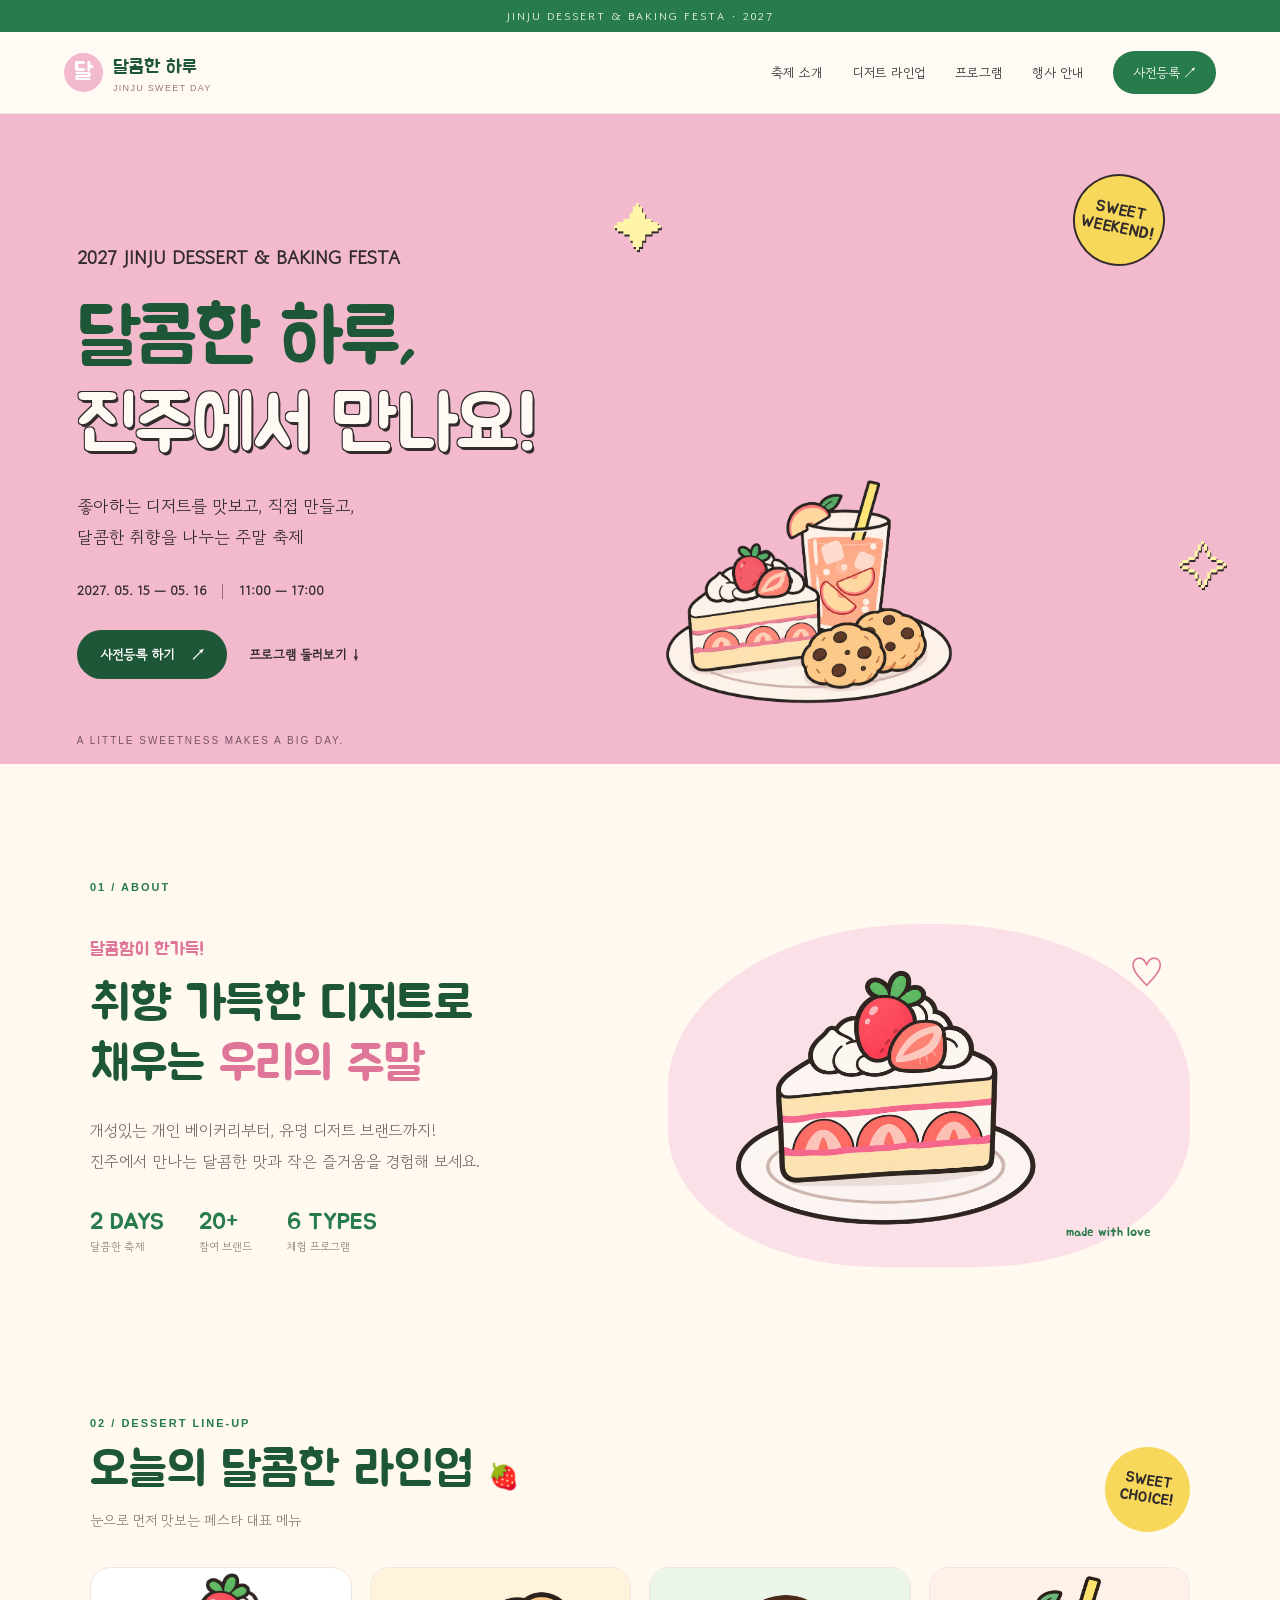
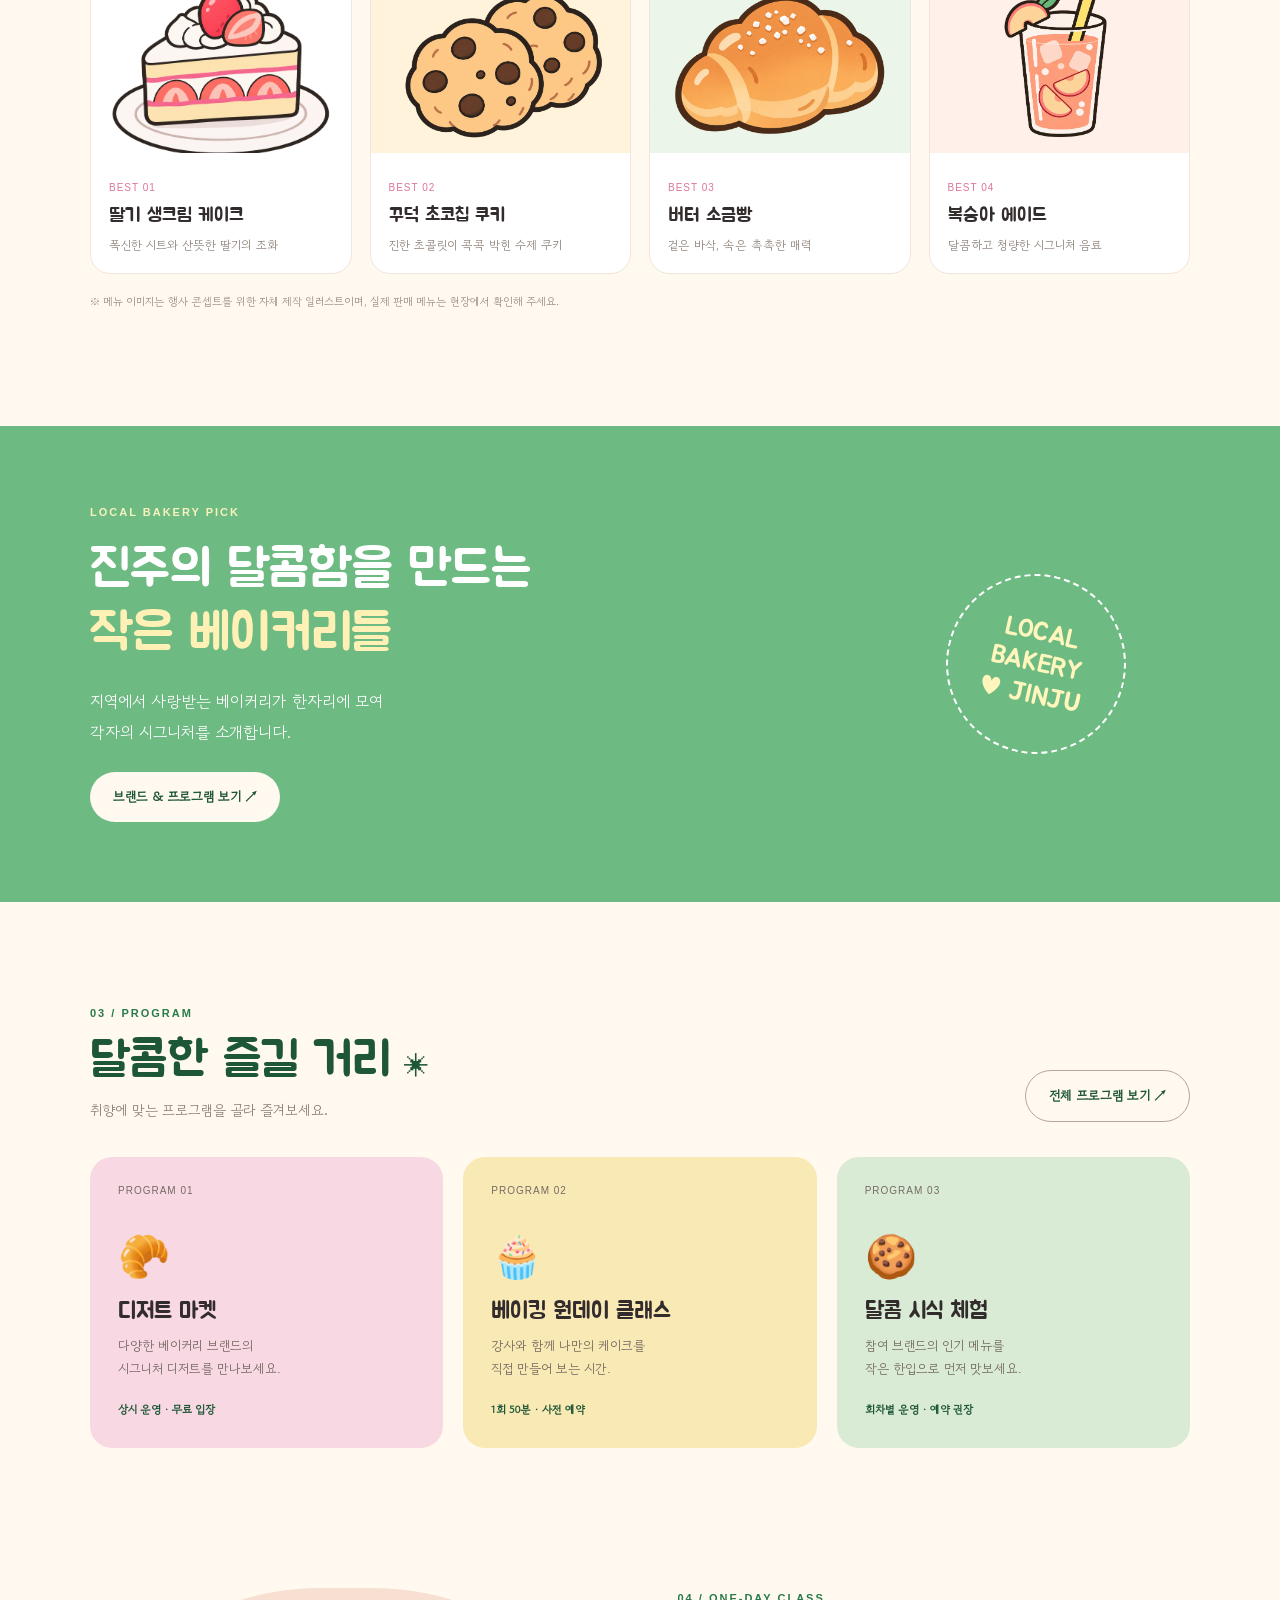
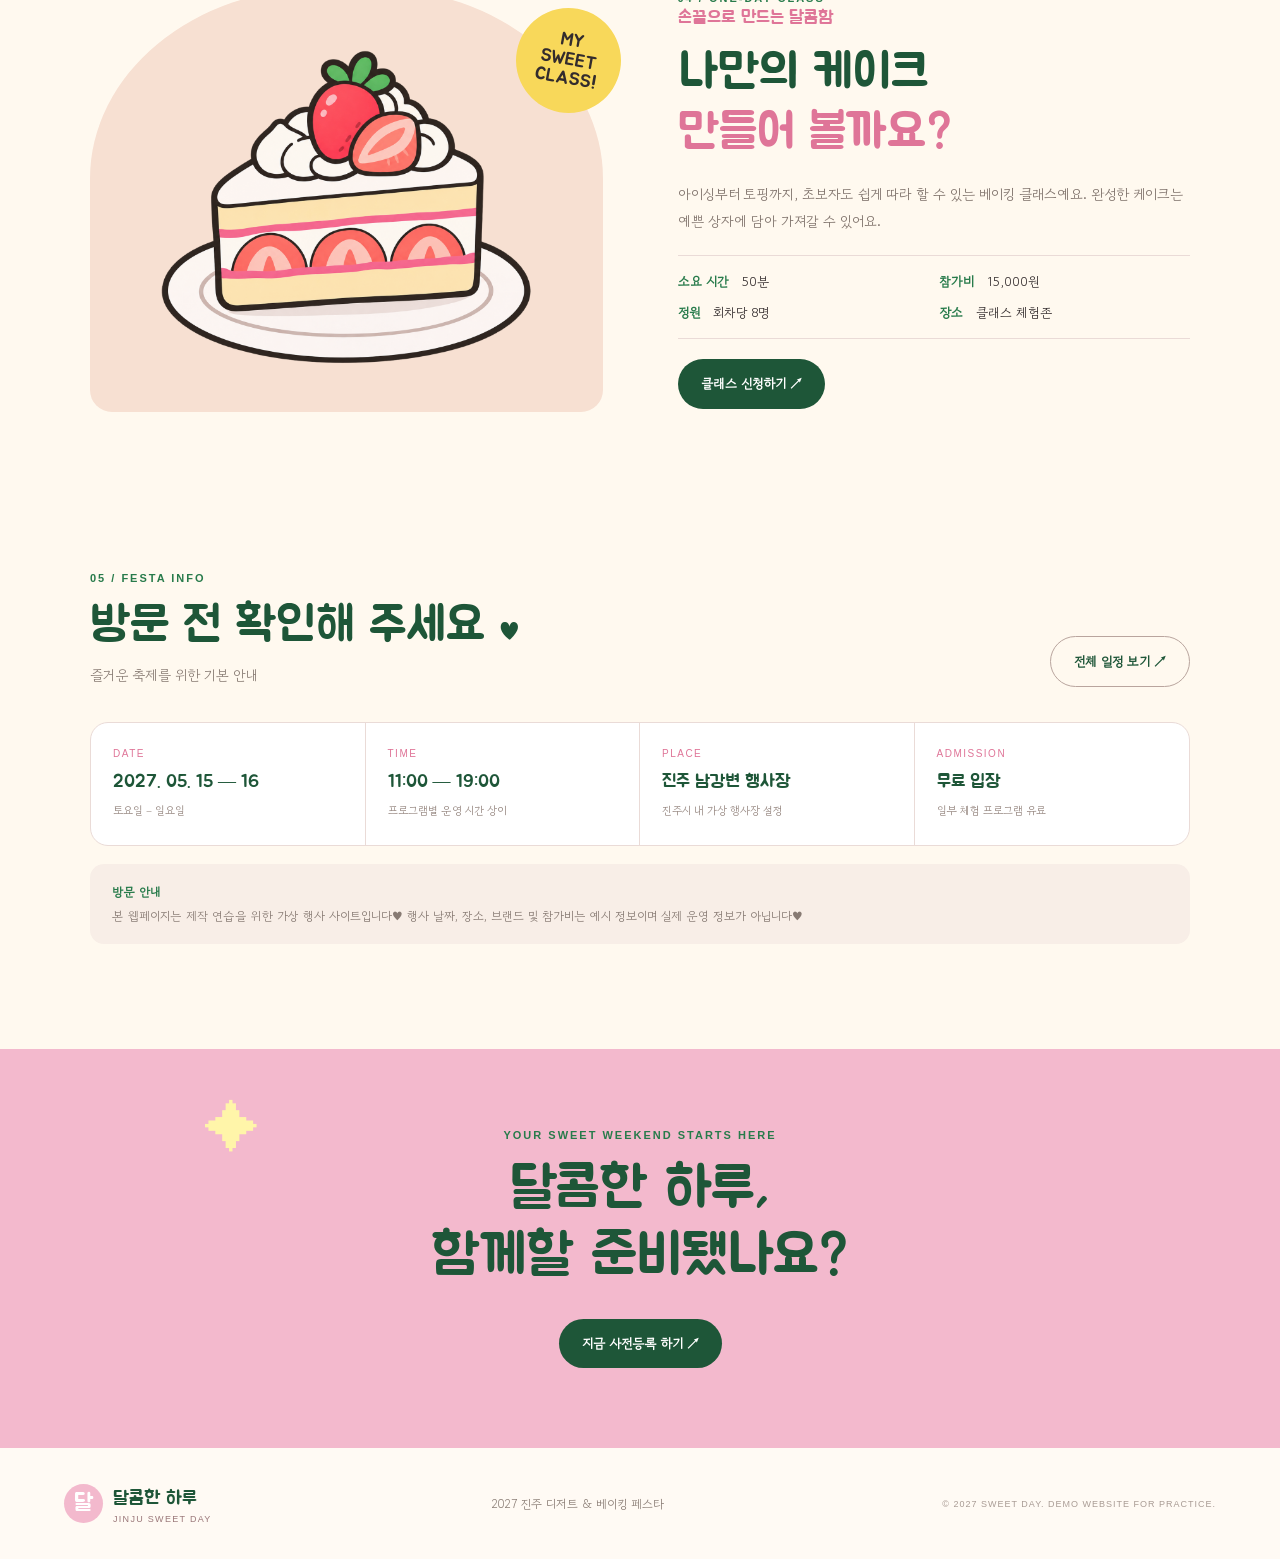
<file: index.html>
<!DOCTYPE html>
<html lang="ko">
<head>
  <meta charset="UTF-8">
  <meta name="viewport" content="width=device-width, initial-scale=1.0">
  <meta name="description" content="진주 달콤한 하루, 디저트 & 베이킹 페스타 안내 및 사전 신청">
  <title>달콤한 하루 | 진주 디저트 & 베이킹 페스타</title>
  <link rel="stylesheet" href="css/style.css">
  <script src="js/main.js" defer></script>
</head>
<body>
  <div class="top-note">JINJU DESSERT & BAKING FESTA · 2027</div>
  <header class="site-header">
    <a class="brand" href="#home" aria-label="달콤한 하루 홈"><span class="brand-mark">달</span><span>달콤한 하루<small>JINJU SWEET DAY</small></span></a>
    <button class="menu-toggle" aria-label="메뉴 열기" aria-expanded="false">☰</button>
    <nav class="nav">
      <a href="#about">축제 소개</a><a href="#lineup">디저트 라인업</a><a href="#program">프로그램</a><a href="#visit">행사 안내</a>
      <a class="nav-apply" href="registration.html">사전등록 ↗</a>
    </nav>
  </header>

  <main>
    <section class="hero" id="home">
      <div class="hero-spark spark-one">✦</div><div class="hero-spark spark-two">✧</div>
      <div class="hero-copy">
        <p class="eyebrow"><h3>2027 JINJU DESSERT & BAKING FESTA</p>
        <h1>달콤한 하루,<br><span>진주에서 만나요!</span></h1>
        <p class="hero-desc">좋아하는 디저트를 맛보고, 직접 만들고,<br>달콤한 취향을 나누는 주말 축제</p>
        <div class="hero-meta"><span>2027. 05. 15 — 05. 16</span><i></i><span>11:00 — 17:00</span></div>
        <div class="hero-actions"><a class="btn btn-dark" href="registration.html">사전등록 하기 <b>↗</b></a><a class="text-link" href="#program">프로그램 둘러보기 ↓</a></div>
      </div>
      <div class="hero-art"><img src="assets/hero-desserts.png" alt="케이크와 타르트, 와플, 음료 일러스트"></div>
      <div class="hero-sticker">SWEET<br>WEEKEND!</div>
      <div class="hero-bottom">A LITTLE SWEETNESS MAKES A BIG DAY.</div>
    </section>

    <section class="intro section-wrap" id="about">
      <div class="section-label">01 / ABOUT</div>
      <div class="intro-content"><p class="kicker">달콤함이 한가득!</p><h2>취향 가득한 디저트로<br>채우는 <em>우리의 주말</em></h2><p>개성있는 개인 베이커리부터, 유명 디저트 브랜드까지!<br>진주에서 만나는 달콤한 맛과 작은 즐거움을 경험해 보세요.</p>
      <div class="intro-facts"><div><b>2 DAYS</b><span>달콤한 축제</span></div><div><b>20+</b><span>참여 브랜드</span></div><div><b>6 TYPES</b><span>체험 프로그램</span></div></div></div>
      <div class="intro-doodle"><span>♡</span><img src="assets/cake.png" alt="딸기 케이크 일러스트"><small>made with love</small></div>
    </section>

    <section class="lineup section-wrap" id="lineup">
      <div class="section-heading"><div><div class="section-label">02 / DESSERT LINE-UP</div><h2>오늘의 달콤한 라인업 <span>🍓</span></h2><p>눈으로 먼저 맛보는 페스타 대표 메뉴</p></div><span class="round-note">SWEET<br>CHOICE!</span></div>
      <div class="dessert-grid">
        <article class="dessert-card"><img src="assets/cake.png" alt="딸기 생크림 케이크"><div class="card-info"><span>BEST 01</span><h3>딸기 생크림 케이크</h3><p>폭신한 시트와 산뜻한 딸기의 조화</p></div></article>
        <article class="dessert-card"><img src="assets/cookie.jpg" alt="초코칩 쿠키"><div class="card-info"><span>BEST 02</span><h3>꾸덕 초코칩 쿠키</h3><p>진한 초콜릿이 콕콕 박힌 수제 쿠키</p></div></article>
        <article class="dessert-card"><img src="assets/bread.jpg" alt="버터 소금빵"><div class="card-info"><span>BEST 03</span><h3>버터 소금빵</h3><p>겉은 바삭, 속은 촉촉한 매력</p></div></article>
        <article class="dessert-card"><img src="assets/drink.jpg" alt="복숭아 에이드"><div class="card-info"><span>BEST 04</span><h3>복숭아 에이드</h3><p>달콤하고 청량한 시그니처 음료</p></div></article>
      </div>
      <p class="small-notice">※ 메뉴 이미지는 행사 콘셉트를 위한 자체 제작 일러스트이며, 실제 판매 메뉴는 현장에서 확인해 주세요.</p>
    </section>

    <section class="bakery-band">
      <div class="band-inner"><div class="section-label">LOCAL BAKERY PICK</div><h2>진주의 달콤함을 만드는<br><em>작은 베이커리들</em></h2><p>지역에서 사랑받는 베이커리가 한자리에 모여<br>각자의 시그니처를 소개합니다.</p><a href="#program" class="btn btn-light">브랜드 & 프로그램 보기 ↗</a></div>
      <div class="band-stamp">LOCAL<br>BAKERY<br>♥ JINJU</div>
    </section>

    <section class="program section-wrap" id="program">
      <div class="section-heading"><div><div class="section-label">03 / PROGRAM</div><h2>달콤한 즐길 거리 <span>✳</span></h2><p>취향에 맞는 프로그램을 골라 즐겨보세요.</p></div><button class="btn btn-outline" data-modal="programModal">전체 프로그램 보기 ↗</button></div>
      <div class="program-grid">
        <article class="program-card pink"><div class="program-no">PROGRAM 01</div><div class="program-emoji">🥐</div><h3>디저트 마켓</h3><p>다양한 베이커리 브랜드의<br>시그니처 디저트를 만나보세요.</p><span>상시 운영 · 무료 입장</span></article>
        <article class="program-card yellow"><div class="program-no">PROGRAM 02</div><div class="program-emoji">🧁</div><h3>베이킹 원데이 클래스</h3><p>강사와 함께 나만의 케이크를<br>직접 만들어 보는 시간.</p><span>1회 50분 · 사전 예약</span></article>
        <article class="program-card green"><div class="program-no">PROGRAM 03</div><div class="program-emoji">🍪</div><h3>달콤 시식 체험</h3><p>참여 브랜드의 인기 메뉴를<br>작은 한입으로 먼저 맛보세요.</p><span>회차별 운영 · 예약 권장</span></article>
      </div>
    </section>

    <section class="class-section section-wrap">
      <div class="class-visual"><img src="assets/cake.png" alt="케이크 만들기 일러스트"><span class="class-bubble">MY<br>SWEET<br>CLASS!</span></div>
      <div class="class-copy"><div class="section-label">04 / ONE-DAY CLASS</div><p class="kicker">손끝으로 만드는 달콤함</p><h2>나만의 케이크<br><em>만들어 볼까요?</em></h2><p>아이싱부터 토핑까지, 초보자도 쉽게 따라 할 수 있는 베이킹 클래스예요. 완성한 케이크는 예쁜 상자에 담아 가져갈 수 있어요.</p><ul><li><b>소요 시간</b> 50분</li><li><b>참가비</b> 15,000원</li><li><b>정원</b> 회차당 8명</li><li><b>장소</b> 클래스 체험존</li></ul><a class="btn btn-dark" href="registration.html#class">클래스 신청하기 ↗</a></div>
    </section>

    <section class="schedule section-wrap" id="visit">
      <div class="section-heading"><div><div class="section-label">05 / FESTA INFO</div><h2>방문 전 확인해 주세요 <span>♥</span></h2><p>즐거운 축제를 위한 기본 안내</p></div><button class="btn btn-outline" data-modal="scheduleModal">전체 일정 보기 ↗</button></div>
      <div class="info-grid">
        <div class="info-item"><span>DATE</span><b>2027. 05. 15 — 16</b><small>토요일 – 일요일</small></div>
        <div class="info-item"><span>TIME</span><b>11:00 — 19:00</b><small>프로그램별 운영 시간 상이</small></div>
        <div class="info-item"><span>PLACE</span><b>진주 남강변 행사장</b><small>진주시 내 가상 행사장 설정</small></div>
        <div class="info-item"><span>ADMISSION</span><b>무료 입장</b><small>일부 체험 프로그램 유료</small></div>
      </div>
      <div class="notice-box"><b>방문 안내</b><p>본 웹페이지는 제작 연습을 위한 가상 행사 사이트입니다♥ 행사 날짜, 장소, 브랜드 및 참가비는 예시 정보이며 실제 운영 정보가 아닙니다♥</p></div>
    </section>

    <section class="cta-section"><div class="cta-spark">✦</div><p>YOUR SWEET WEEKEND STARTS HERE</p><h2>달콤한 하루,<br>함께할 준비됐나요?</h2><a class="btn btn-dark" href="registration.html">지금 사전등록 하기 ↗</a></section>
  </main>

  <footer class="footer"><a class="brand" href="#home"><span class="brand-mark">달</span><span>달콤한 하루<small>JINJU SWEET DAY</small></span></a><p>2027 진주 디저트 & 베이킹 페스타</p><small>© 2027 SWEET DAY. DEMO WEBSITE FOR PRACTICE.</small></footer>

  <!-- 전체 일정 팝업 -->
  <div class="modal" id="scheduleModal" aria-hidden="true"><div class="modal-backdrop" data-close></div><div class="modal-panel"><button class="modal-close" data-close aria-label="닫기">×</button><div class="section-label">FESTA SCHEDULE</div><h2>전체 일정 보기</h2><div class="day-tabs"><button class="day-tab active" data-day="day1">5월 15일 (토)</button><button class="day-tab" data-day="day2">5월 16일 (일)</button></div><div class="schedule-list" id="scheduleList"></div></div></div>

  <!-- 전체 프로그램 팝업 -->
  <div class="modal" id="programModal" aria-hidden="true"><div class="modal-backdrop" data-close></div><div class="modal-panel"><button class="modal-close" data-close aria-label="닫기">×</button><div class="section-label">ALL PROGRAMS</div><h2>전체 프로그램</h2><div class="all-programs">
    <article><b>01 · 디저트 마켓</b><span>11:00–17:00 / 상시 운영</span><p>지역 베이커리와 디저트 브랜드의 판매 부스</p></article>
    <article><b>02 · 베이킹 원데이 클래스</b><span>12:00 / 14:00 / 16:00</span><p>나만의 컵케이크 만들기, 회차당 10명</p></article>
    <article><b>03 · 달콤 시식 체험</b><span>11:30 / 13:30 / 14:30 / 15:30</span><p>참여 브랜드의 대표 메뉴 시식, 회차당 100명</p></article>
    <article><b>04 · 스탬프 투어</b><span>11:00–18:00</span><p>마켓 부스 5곳 방문하고 기념 굿즈 받기</p></article>
    <article><b>05 · 버스킹 공연</b><span>13:00 / 16:00</span><p>남강변에서 즐기는 어쿠스틱 라이브</p></article>
  </div><a class="btn btn-dark modal-apply" href="registration.html">프로그램 신청하기 ↗</a></div></div>
  <script src="js/modal.js" defer></script>
</body>
</html>
</file>
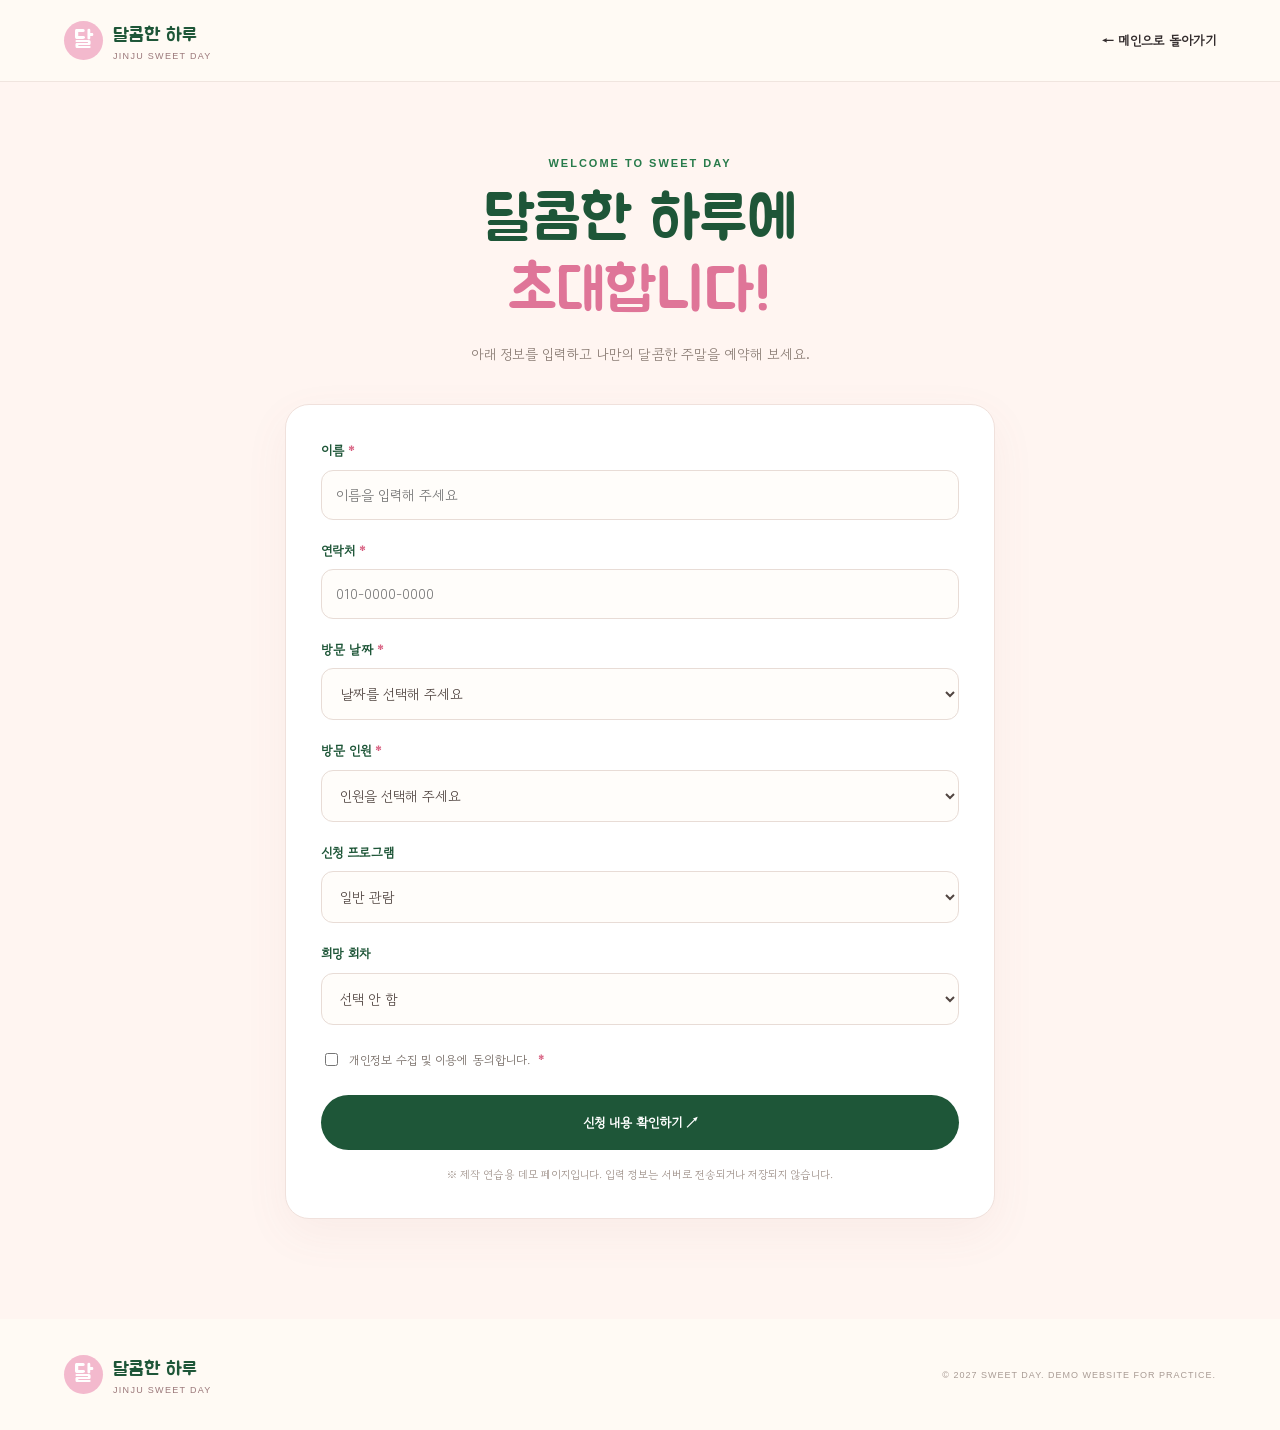
<file: registration.html>
<!DOCTYPE html>
<html lang="ko"><head><meta charset="UTF-8"><meta name="viewport" content="width=device-width, initial-scale=1.0"><title>사전등록 | 달콤한 하루</title><link rel="stylesheet" href="css/style.css"><link rel="stylesheet" href="css/registration.css"><script src="js/registration.js" defer></script></head>
<body class="registration-page">
<header class="site-header"><a class="brand" href="index.html"><span class="brand-mark">달</span><span>달콤한 하루<small>JINJU SWEET DAY</small></span></a><a class="text-link" href="index.html">← 메인으로 돌아가기</a></header>
<main class="registration-wrap">
  <div class="registration-heading"><div class="section-label">WELCOME TO SWEET DAY</div><h1>달콤한 하루에<br><em>초대합니다!</em></h1><p>아래 정보를 입력하고 나만의 달콤한 주말을 예약해 보세요.</p></div>
  <form id="registrationForm" class="registration-form">
    <div class="form-row"><label for="name">이름 <b>*</b></label><input id="name" name="name" type="text" placeholder="이름을 입력해 주세요" required></div>
    <div class="form-row"><label for="phone">연락처 <b>*</b></label><input id="phone" name="phone" type="tel" placeholder="010-0000-0000" pattern="01[016789]-?[0-9]{3,4}-?[0-9]{4}" required></div>
    <div class="form-row"><label for="visitDate">방문 날짜 <b>*</b></label><select id="visitDate" name="visitDate" required><option value="">날짜를 선택해 주세요</option><option>5월 15일 (토)</option><option>5월 16일 (일)</option></select></div>
    <div class="form-row"><label for="people">방문 인원 <b>*</b></label><select id="people" name="people" required><option value="">인원을 선택해 주세요</option><option>1명</option><option>2명</option><option>3명</option><option>4명</option><option>5명 이상</option></select></div>
    <div class="form-row"><label for="programChoice">신청 프로그램</label><select id="programChoice" name="programChoice"><option>일반 관람</option><option>베이킹 원데이 클래스</option><option>달콤 시식 체험</option><option>베이킹 클래스 + 시식 체험</option></select></div>
    <div class="form-row"><label for="session">희망 회차</label><select id="session" name="session"><option>선택 안 함</option><option>11:30 시식 체험</option><option>12:00 베이킹 클래스</option><option>13:30 시식 체험</option><option>14:00 베이킹 클래스</option><option>15:30 시식 체험</option><option>16:00 버스킹 공연</option></select></div>
    <label class="agree"><input type="checkbox" required> 개인정보 수집 및 이용에 동의합니다. <b>*</b></label>
    <button class="btn btn-dark submit-btn" type="submit">신청 내용 확인하기 ↗</button>
    <p class="form-note">※ 제작 연습용 데모 페이지입니다. 입력 정보는 서버로 전송되거나 저장되지 않습니다.</p>
  </form>
</main>
<div class="success-modal" id="successModal" aria-hidden="true"><div class="success-card"><div class="success-icon">✓</div><h2>신청이 접수되었어요!</h2><p id="successMessage">달콤한 하루에서 만나요.</p><button type="button" class="btn btn-dark" id="closeSuccess">확인</button></div></div>
<footer class="footer"><a class="brand" href="index.html"><span class="brand-mark">달</span><span>달콤한 하루<small>JINJU SWEET DAY</small></span></a><small>© 2027 SWEET DAY. DEMO WEBSITE FOR PRACTICE.</small></footer>
</body></html>
</file>
<file: css/style.css>
/* 기본 설정 */
@import url('https://fonts.googleapis.com/css2?family=Gowun+Dodum&family=Jua&display=swap');
:root{--pink:#f3b9cd;--pink-deep:#df7598;--green:#287b4b;--green-dark:#1e5638;--cream:#fff9ef;--ink:#332c2d;--yellow:#f8d85a;--line:#eadbd7}
*{box-sizing:border-box}html{scroll-behavior:smooth}body{margin:0;color:var(--ink);background:var(--cream);font-family:'Gowun Dodum',sans-serif;line-height:1.65}a{color:inherit;text-decoration:none}button{font:inherit;cursor:pointer}.top-note{text-align:center;background:var(--green);color:#fff;font-size:11px;letter-spacing:2px;padding:7px}
.site-header{height:82px;padding:0 max(calc((100% - 1160px)/2),5%);display:flex;align-items:center;justify-content:space-between;background:#fffaf4;position:sticky;top:0;z-index:20;border-bottom:1px solid #f0e5df}.brand{display:flex;align-items:center;gap:10px;font-family:'Jua';font-size:19px;color:var(--green-dark)}.brand small{display:block;font:9px Arial;letter-spacing:1.3px;color:#9a7779}.brand-mark{display:grid;place-items:center;width:39px;height:39px;border-radius:50%;background:var(--pink);color:#fff;font-size:23px}.nav{display:flex;align-items:center;gap:30px;font-size:13px}.nav a:hover{color:var(--pink-deep)}.nav .nav-apply{background:var(--green);color:#fff;padding:11px 20px;border-radius:30px}.menu-toggle{display:none;border:0;background:none;font-size:24px}
.hero{min-height:650px;background:var(--pink);position:relative;overflow:hidden;padding:88px max(calc((100% - 1160px)/2),6%) 55px;display:flex;align-items:center}.hero-copy{position:relative;z-index:2;width:52%}.eyebrow,.section-label{font:700 11px Arial,sans-serif;letter-spacing:2px;color:var(--green)}h1,h2,h3,p{margin-top:0}.hero h1{font:clamp(44px,6vw,76px)/1.14 'Jua';letter-spacing:-2px;color:var(--green-dark);margin:22px 0}.hero h1 span{color:#fffaf4;text-shadow:2px 3px 0 var(--ink),-1px -1px 0 var(--ink),1px -1px 0 var(--ink),-1px 1px 0 var(--ink)}.hero-desc{font-size:17px;line-height:1.8}.hero-meta{display:flex;gap:16px;align-items:center;font-weight:bold;font-size:13px;margin:28px 0}.hero-meta i{height:15px;border-left:1px solid #9e687c}.hero-actions{display:flex;gap:22px;align-items:center}.btn{display:inline-flex;justify-content:center;align-items:center;gap:18px;padding:14px 23px;border-radius:30px;border:0;font-weight:bold;font-size:13px;transition:.2s}.btn:hover{transform:translateY(-3px)}.btn-dark{background:var(--green-dark);color:white}.btn-light{background:#fff9ef;color:var(--green-dark)}.btn-outline{background:transparent;border:1px solid #b9a59e;color:var(--green-dark)}.text-link{font-size:13px;font-weight:bold}.hero-art{position:absolute;width:55%;right:1%;bottom:30px;z-index:1}.hero-art img{width:100%;height:auto}.hero-sticker{position:absolute;right:9%;top:60px;background:var(--yellow);border:2px solid var(--ink);width:92px;height:92px;border-radius:50%;display:grid;place-items:center;text-align:center;font:16px/1.1 'Jua';transform:rotate(12deg)}.hero-spark{position:absolute;color:#fff5a9;font-size:50px;text-shadow:1px 2px var(--ink)}.spark-one{left:48%;top:70px}.spark-two{right:4%;bottom:160px}.hero-bottom{position:absolute;bottom:18px;left:6%;font:10px Arial;letter-spacing:2px;color:#795265}
.section-wrap{max-width:1160px;margin:auto;padding:105px 30px}.intro{display:grid;grid-template-columns:1fr 1fr;gap:55px;align-items:center}.intro .section-label{grid-column:1/-1;margin-bottom:-35px}.kicker{color:var(--pink-deep);font-family:'Jua';font-size:18px;margin-bottom:10px}.intro h2,.section-heading h2,.class-copy h2{font:clamp(34px,4vw,48px)/1.25 'Jua';color:var(--green-dark);margin-bottom:20px}.intro h2 em,.class-copy h2 em,.band-inner h2 em{font-style:normal;color:var(--pink-deep)}.intro-content>p:not(.kicker){color:#786d68;line-height:1.9}.intro-facts{display:flex;gap:35px;margin-top:32px}.intro-facts div{display:flex;flex-direction:column}.intro-facts b{font:23px 'Jua';color:var(--green)}.intro-facts span{font-size:11px;color:#93837b}.intro-doodle{background:#fbe0e8;border-radius:48% 48% 40% 40%;padding:24px;position:relative;text-align:center}.intro-doodle img{width:100%;max-width:360px}.intro-doodle>span{position:absolute;top:15px;right:25px;font-size:40px;color:var(--pink-deep)}.intro-doodle small{font:13px 'Jua';color:var(--green)}
.lineup{padding-top:45px}.section-heading{display:flex;justify-content:space-between;align-items:end;margin-bottom:35px}.section-heading h2{margin:12px 0 8px}.section-heading p{color:#887b73;font-size:14px;margin:0}.section-heading h2 span{font-size:25px}.round-note{width:85px;height:85px;border-radius:50%;background:var(--yellow);display:grid;place-items:center;text-align:center;font:15px/1.1 'Jua';transform:rotate(9deg)}.dessert-grid{display:grid;grid-template-columns:repeat(4,1fr);gap:18px}.dessert-card{background:white;border:1px solid #f0e5df;border-radius:20px;overflow:hidden;transition:.25s}.dessert-card:hover{transform:translateY(-6px);box-shadow:0 14px 30px #9d6d6517}.dessert-card img{display:block;width:100%;aspect-ratio:1.4;object-fit:cover}.card-info{padding:18px}.card-info span{font:10px Arial;letter-spacing:1px;color:var(--pink-deep)}.card-info h3{font:19px 'Jua';margin:7px 0}.card-info p{font-size:12px;color:#8d8079;margin:0}.small-notice{font-size:11px;color:#9b8d86;margin-top:18px}
.bakery-band{background:#6dbb82;padding:80px max(calc((100% - 1100px)/2),7%);position:relative;overflow:hidden;color:#fff}.band-inner{position:relative;z-index:1}.band-inner .section-label{color:#f9f2bd}.band-inner h2{font:clamp(36px,4vw,52px)/1.25 'Jua';margin:20px 0}.band-inner h2 em{color:#fff1b5}.band-inner p{line-height:1.9;margin-bottom:25px}.band-stamp{position:absolute;right:12%;top:50%;transform:translateY(-50%) rotate(12deg);width:180px;height:180px;border:2px dashed #fff;border-radius:50%;display:grid;place-items:center;text-align:center;font:26px/1.2 'Jua';color:#fff6bd}
.program{padding-bottom:75px}.program-grid{display:grid;grid-template-columns:repeat(3,1fr);gap:20px}.program-card{padding:28px;border-radius:22px;min-height:270px;position:relative;overflow:hidden}.program-card.pink{background:#f8d9e3}.program-card.yellow{background:#f9e9b4}.program-card.green{background:#d9ebd5}.program-no{font:10px Arial;letter-spacing:1px;color:#766b65}.program-emoji{font-size:42px;margin:22px 0 10px}.program-card h3{font:23px 'Jua';margin-bottom:8px}.program-card p{font-size:13px;color:#71655f;line-height:1.8}.program-card>span{font-size:11px;color:var(--green-dark);font-weight:bold}
.class-section{display:grid;grid-template-columns:1fr 1fr;gap:75px;align-items:center;padding-top:65px}.class-visual{background:#f7e0d2;border-radius:45% 45% 22px 22px;padding:35px;position:relative}.class-visual img{width:100%;display:block}.class-bubble{position:absolute;right:-18px;top:20px;width:105px;height:105px;border-radius:50%;background:var(--yellow);display:grid;place-items:center;text-align:center;font:18px/1.05 'Jua';transform:rotate(10deg)}.class-copy h2{margin:10px 0 18px}.class-copy>p:not(.kicker){font-size:14px;line-height:1.9;color:#7e716a}.class-copy ul{list-style:none;padding:15px 0;margin:20px 0;border-top:1px solid var(--line);border-bottom:1px solid var(--line);display:grid;grid-template-columns:1fr 1fr;gap:10px;font-size:13px}.class-copy li b{color:var(--green);margin-right:9px}
.schedule{padding-top:55px}.info-grid{display:grid;grid-template-columns:repeat(4,1fr);border:1px solid var(--line);border-radius:18px;overflow:hidden;background:#fff}.info-item{padding:25px 22px;display:flex;flex-direction:column;border-right:1px solid var(--line)}.info-item:last-child{border:0}.info-item span{font:10px Arial;letter-spacing:1.5px;color:var(--pink-deep);margin-bottom:12px}.info-item b{font:18px 'Jua';color:var(--green-dark)}.info-item small{font-size:11px;color:#968780;margin-top:7px}.notice-box{background:#f8eee7;border-radius:14px;padding:18px 22px;margin-top:18px;font-size:12px}.notice-box b{color:var(--green)}.notice-box p{margin:5px 0 0;color:#877a73}
.cta-section{text-align:center;background:#f3b9cd;padding:80px 20px;position:relative;overflow:hidden}.cta-section>p{font:11px Arial;letter-spacing:2px;color:var(--green);font-weight:bold}.cta-section h2{font:clamp(36px,5vw,56px)/1.2 'Jua';color:var(--green-dark);margin:15px 0 28px}.cta-spark{position:absolute;left:16%;top:30px;font-size:55px;color:#fff5a9}.footer{padding:35px max(calc((100% - 1160px)/2),5%);display:flex;align-items:center;justify-content:space-between;gap:20px;background:#fffaf4}.footer p{margin:0;font-size:12px;color:#8b7e76}.footer>small{font:9px Arial;letter-spacing:1px;color:#a99b94}
.modal{display:none;position:fixed;inset:0;z-index:100;align-items:center;justify-content:center;padding:20px}.modal.open{display:flex}.modal-backdrop{position:absolute;inset:0;background:#282020a6;backdrop-filter:blur(3px)}.modal-panel{position:relative;z-index:1;background:#fffaf4;border-radius:24px;padding:35px;width:min(590px,100%);max-height:85vh;overflow:auto;box-shadow:0 20px 70px #21151b44}.modal-panel h2{font:32px 'Jua';color:var(--green-dark);margin:8px 0 22px}.modal-close{position:absolute;right:20px;top:15px;border:0;background:none;font-size:30px;color:#89756d}.day-tabs{display:flex;gap:8px;margin-bottom:20px}.day-tab{border:1px solid var(--line);border-radius:25px;background:white;padding:10px 18px;font-size:12px}.day-tab.active{background:var(--green);color:white;border-color:var(--green)}.schedule-row{display:grid;grid-template-columns:100px 1fr;gap:15px;padding:15px 0;border-bottom:1px solid var(--line);font-size:13px}.schedule-row time{font-weight:bold;color:var(--pink-deep)}.schedule-row b{display:block;color:var(--green-dark)}.schedule-row small{color:#8d8079}.all-programs article{padding:15px 0;border-bottom:1px solid var(--line)}.all-programs b{display:block;color:var(--green-dark);font-family:'Jua';font-size:18px}.all-programs span{display:block;color:var(--pink-deep);font-size:12px;margin:4px 0}.all-programs p{margin:0;color:#83766f;font-size:13px}.modal-apply{margin-top:22px}
@media(max-width:800px){.site-header{height:68px}.menu-toggle{display:block}.nav{display:none;position:absolute;top:68px;left:0;right:0;background:#fffaf4;padding:20px 7%;flex-direction:column;align-items:stretch;gap:18px;border-top:1px solid var(--line)}.nav.open{display:flex}.nav .nav-apply{text-align:center}.hero{min-height:760px;padding-top:55px;align-items:flex-start}.hero-copy{width:100%}.hero-art{width:90%;right:3%;bottom:35px}.hero-sticker{right:8%;top:370px;width:75px;height:75px;font-size:13px}.hero h1{font-size:clamp(44px,10vw,65px)}.hero-desc{font-size:14px}.hero-bottom{font-size:8px}.section-wrap{padding:75px 6%}.intro{grid-template-columns:1fr;gap:25px}.intro .section-label{margin-bottom:0}.intro-doodle{max-width:440px;margin:auto}.dessert-grid{grid-template-columns:repeat(2,1fr)}.program-grid{grid-template-columns:1fr}.program-card{min-height:220px}.class-section{grid-template-columns:1fr;gap:35px}.class-visual{max-width:500px;margin:auto}.info-grid{grid-template-columns:repeat(2,1fr)}.info-item:nth-child(2){border-right:0}.info-item:nth-child(-n+2){border-bottom:1px solid var(--line)}.band-stamp{right:5%;width:110px;height:110px;font-size:16px}.footer{flex-wrap:wrap}.footer>small{width:100%}}
@media(max-width:480px){.hero{min-height:720px}.hero-meta{font-size:11px;gap:9px}.hero-art{width:105%;right:-5%}.hero-sticker{top:365px;right:7%}.section-heading{align-items:flex-start;gap:15px;flex-direction:column}.section-heading h2{font-size:34px}.round-note{display:none}.dessert-grid{gap:10px}.card-info{padding:12px}.card-info h3{font-size:16px}.card-info p{font-size:11px}.intro-facts{gap:22px}.intro-facts b{font-size:20px}.band-stamp{opacity:.3}.info-item{padding:18px 14px}.info-item b{font-size:15px}.footer{justify-content:center;text-align:center}.footer p{width:100%}.modal-panel{padding:28px 20px}.schedule-row{grid-template-columns:82px 1fr}}
</file>
<file: css/registration.css>
.registration-page{background:#fff5f1;min-height:100vh}.registration-wrap{max-width:760px;margin:0 auto;padding:75px 25px 100px}.registration-heading{text-align:center;margin-bottom:38px}.registration-heading h1{font:clamp(42px,7vw,60px)/1.2 'Jua';color:var(--green-dark);margin:15px 0}.registration-heading h1 em{font-style:normal;color:var(--pink-deep)}.registration-heading p{color:#8a7c74;font-size:14px}.registration-form{background:#fff;border:1px solid #f0e1dc;border-radius:24px;padding:35px;box-shadow:0 15px 45px #a75e6510}.form-row{display:flex;flex-direction:column;gap:8px;margin-bottom:20px}.form-row label{font-size:13px;font-weight:bold;color:var(--green-dark)}.form-row label b,.agree b{color:#d75b7d}.form-row input,.form-row select{width:100%;border:1px solid #e8dcd6;background:#fffdfa;border-radius:12px;padding:14px;font:14px 'Gowun Dodum';color:#514541;outline:none}.form-row input:focus,.form-row select:focus{border-color:#6dbb82;box-shadow:0 0 0 3px #6dbb8220}.agree{display:flex;align-items:center;gap:8px;font-size:12px;color:#756b65;margin:25px 0}.agree input{accent-color:var(--green)}.submit-btn{width:100%;padding:17px}.form-note{text-align:center;font-size:11px;color:#a1948d;margin:15px 0 0}.success-modal{display:none;position:fixed;inset:0;z-index:200;background:#3025259c;align-items:center;justify-content:center;padding:20px}.success-modal.open{display:flex}.success-card{background:#fffaf4;border-radius:24px;padding:40px 30px;text-align:center;width:min(420px,100%)}.success-icon{margin:auto auto 15px;width:55px;height:55px;border-radius:50%;background:#d9ebd5;color:var(--green);display:grid;place-items:center;font-size:28px}.success-card h2{font:28px 'Jua';color:var(--green-dark)}.success-card p{font-size:13px;color:#847770;line-height:1.8;margin-bottom:22px}@media(max-width:560px){.registration-form{padding:25px 20px}.registration-wrap{padding-top:55px}.registration-page .site-header{padding:0 5%}.registration-page .brand{font-size:16px}.registration-page .text-link{font-size:11px}}
</file>
